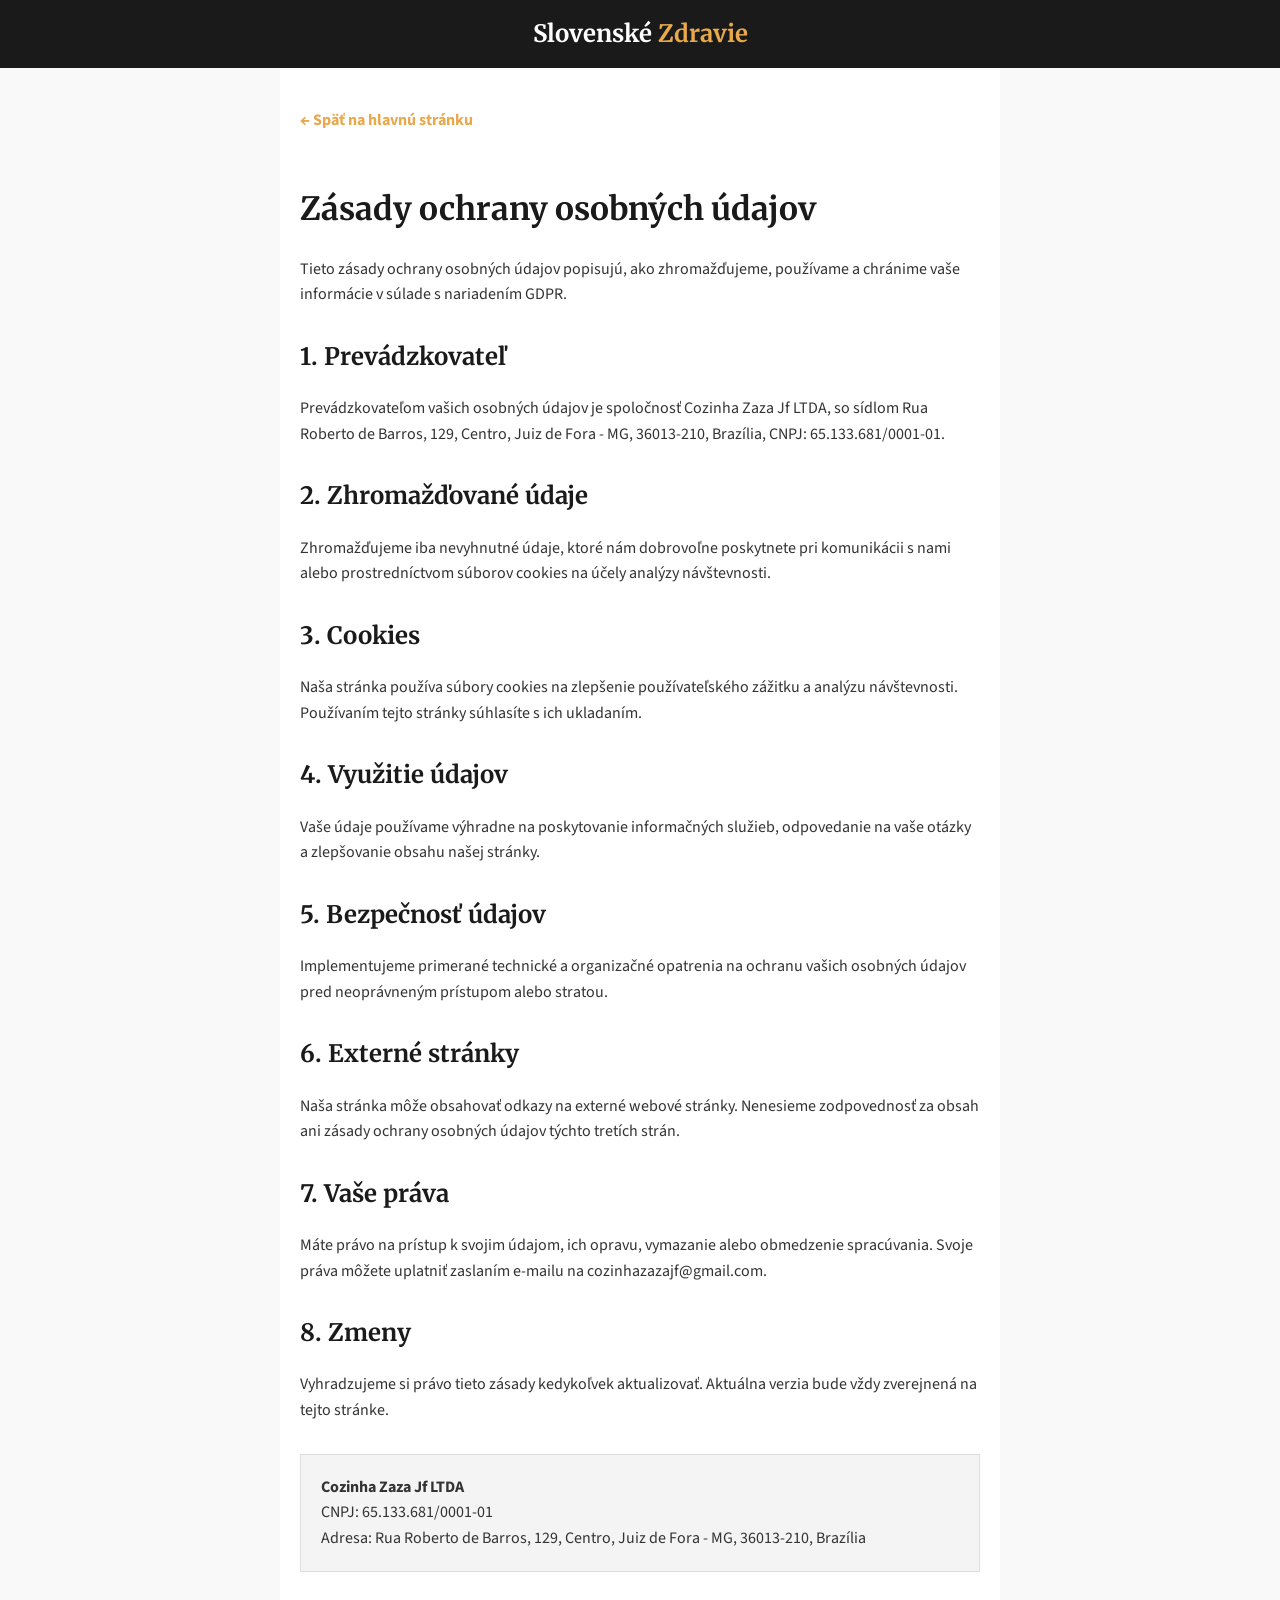
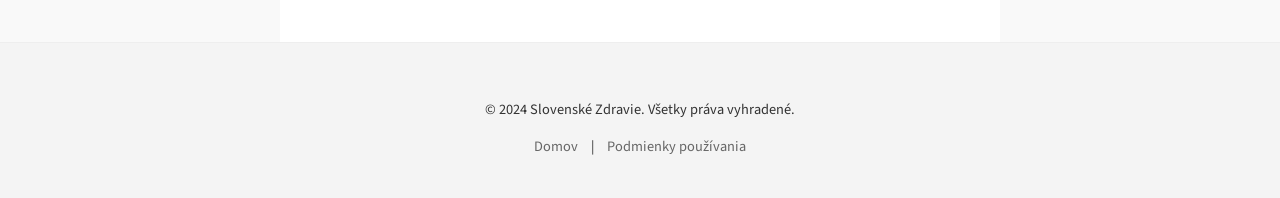
<file: presell_eslovaquia/privacy.html>
<!DOCTYPE html>
<html lang="sk">
<head>
    <meta charset="UTF-8">
    <meta name="viewport" content="width=device-width, initial-scale=1.0">
    <title>Zásady ochrany osobných údajov - Slovenské Zdravie</title>
    <link rel="preconnect" href="https://fonts.googleapis.com">
    <link rel="preconnect" href="https://fonts.gstatic.com" crossorigin>
    <link href="https://fonts.googleapis.com/css2?family=Merriweather:ital,wght@0,400;0,700;1,400&family=Source+Sans+3:wght@400;600&display=swap" rel="stylesheet">
    <style>
        :root {
            --primary-gold: #e8a84c;
            --dark-bg: #1a1a1a;
            --text-color: #333;
            --white: #ffffff;
        }
        body { font-family: 'Source Sans 3', sans-serif; line-height: 1.6; color: var(--text-color); background-color: #f9f9f9; margin: 0; }
        .container { max-width: 680px; margin: 0 auto; background: var(--white); padding: 40px 20px; }
        .topbar { background-color: var(--dark-bg); color: var(--white); padding: 15px 0; text-align: center; }
        .logo { font-family: 'Merriweather', serif; font-size: 1.5rem; font-weight: bold; }
        .logo span { color: var(--primary-gold); }
        h1, h2 { font-family: 'Merriweather', serif; color: var(--dark-bg); margin-top: 30px; }
        .back-link { display: inline-block; margin-bottom: 20px; color: var(--primary-gold); text-decoration: none; font-weight: bold; }
        .company-info-box { border: 1px solid #ddd; padding: 20px; margin: 30px 0; background: #f4f4f4; }
        footer { background-color: #f4f4f4; padding: 40px 20px; text-align: center; font-size: 0.9rem; border-top: 1px solid #eee; }
        .footer-links a { color: #666; margin: 0 10px; text-decoration: none; }
    </style>
</head>
<body>
    <div class="topbar">
        <div class="logo">Slovenské <span>Zdravie</span></div>
    </div>

    <div class="container">
        <a href="index.html" class="back-link">← Späť na hlavnú stránku</a>
        <h1>Zásady ochrany osobných údajov</h1>
        
        <p>Tieto zásady ochrany osobných údajov popisujú, ako zhromažďujeme, používame a chránime vaše informácie v súlade s nariadením GDPR.</p>

        <h2>1. Prevádzkovateľ</h2>
        <p>Prevádzkovateľom vašich osobných údajov je spoločnosť Cozinha Zaza Jf LTDA, so sídlom Rua Roberto de Barros, 129, Centro, Juiz de Fora - MG, 36013-210, Brazília, CNPJ: 65.133.681/0001-01.</p>

        <h2>2. Zhromažďované údaje</h2>
        <p>Zhromažďujeme iba nevyhnutné údaje, ktoré nám dobrovoľne poskytnete pri komunikácii s nami alebo prostredníctvom súborov cookies na účely analýzy návštevnosti.</p>

        <h2>3. Cookies</h2>
        <p>Naša stránka používa súbory cookies na zlepšenie používateľského zážitku a analýzu návštevnosti. Používaním tejto stránky súhlasíte s ich ukladaním.</p>

        <h2>4. Využitie údajov</h2>
        <p>Vaše údaje používame výhradne na poskytovanie informačných služieb, odpovedanie na vaše otázky a zlepšovanie obsahu našej stránky.</p>

        <h2>5. Bezpečnosť údajov</h2>
        <p>Implementujeme primerané technické a organizačné opatrenia na ochranu vašich osobných údajov pred neoprávneným prístupom alebo stratou.</p>

        <h2>6. Externé stránky</h2>
        <p>Naša stránka môže obsahovať odkazy na externé webové stránky. Nenesieme zodpovednosť za obsah ani zásady ochrany osobných údajov týchto tretích strán.</p>

        <h2>7. Vaše práva</h2>
        <p>Máte právo na prístup k svojim údajom, ich opravu, vymazanie alebo obmedzenie spracúvania. Svoje práva môžete uplatniť zaslaním e-mailu na cozinhazazajf@gmail.com.</p>

        <h2>8. Zmeny</h2>
        <p>Vyhradzujeme si právo tieto zásady kedykoľvek aktualizovať. Aktuálna verzia bude vždy zverejnená na tejto stránke.</p>

        <div class="company-info-box">
            <strong>Cozinha Zaza Jf LTDA</strong><br>
            CNPJ: 65.133.681/0001-01<br>
            Adresa: Rua Roberto de Barros, 129, Centro, Juiz de Fora - MG, 36013-210, Brazília
        </div>
    </div>

    <footer>
        <p>&copy; 2024 Slovenské Zdravie. Všetky práva vyhradené.</p>
        <div class="footer-links">
            <a href="index.html">Domov</a> | 
            <a href="terms.html">Podmienky používania</a>
        </div>
    </footer>
</body>
</html>
</file>
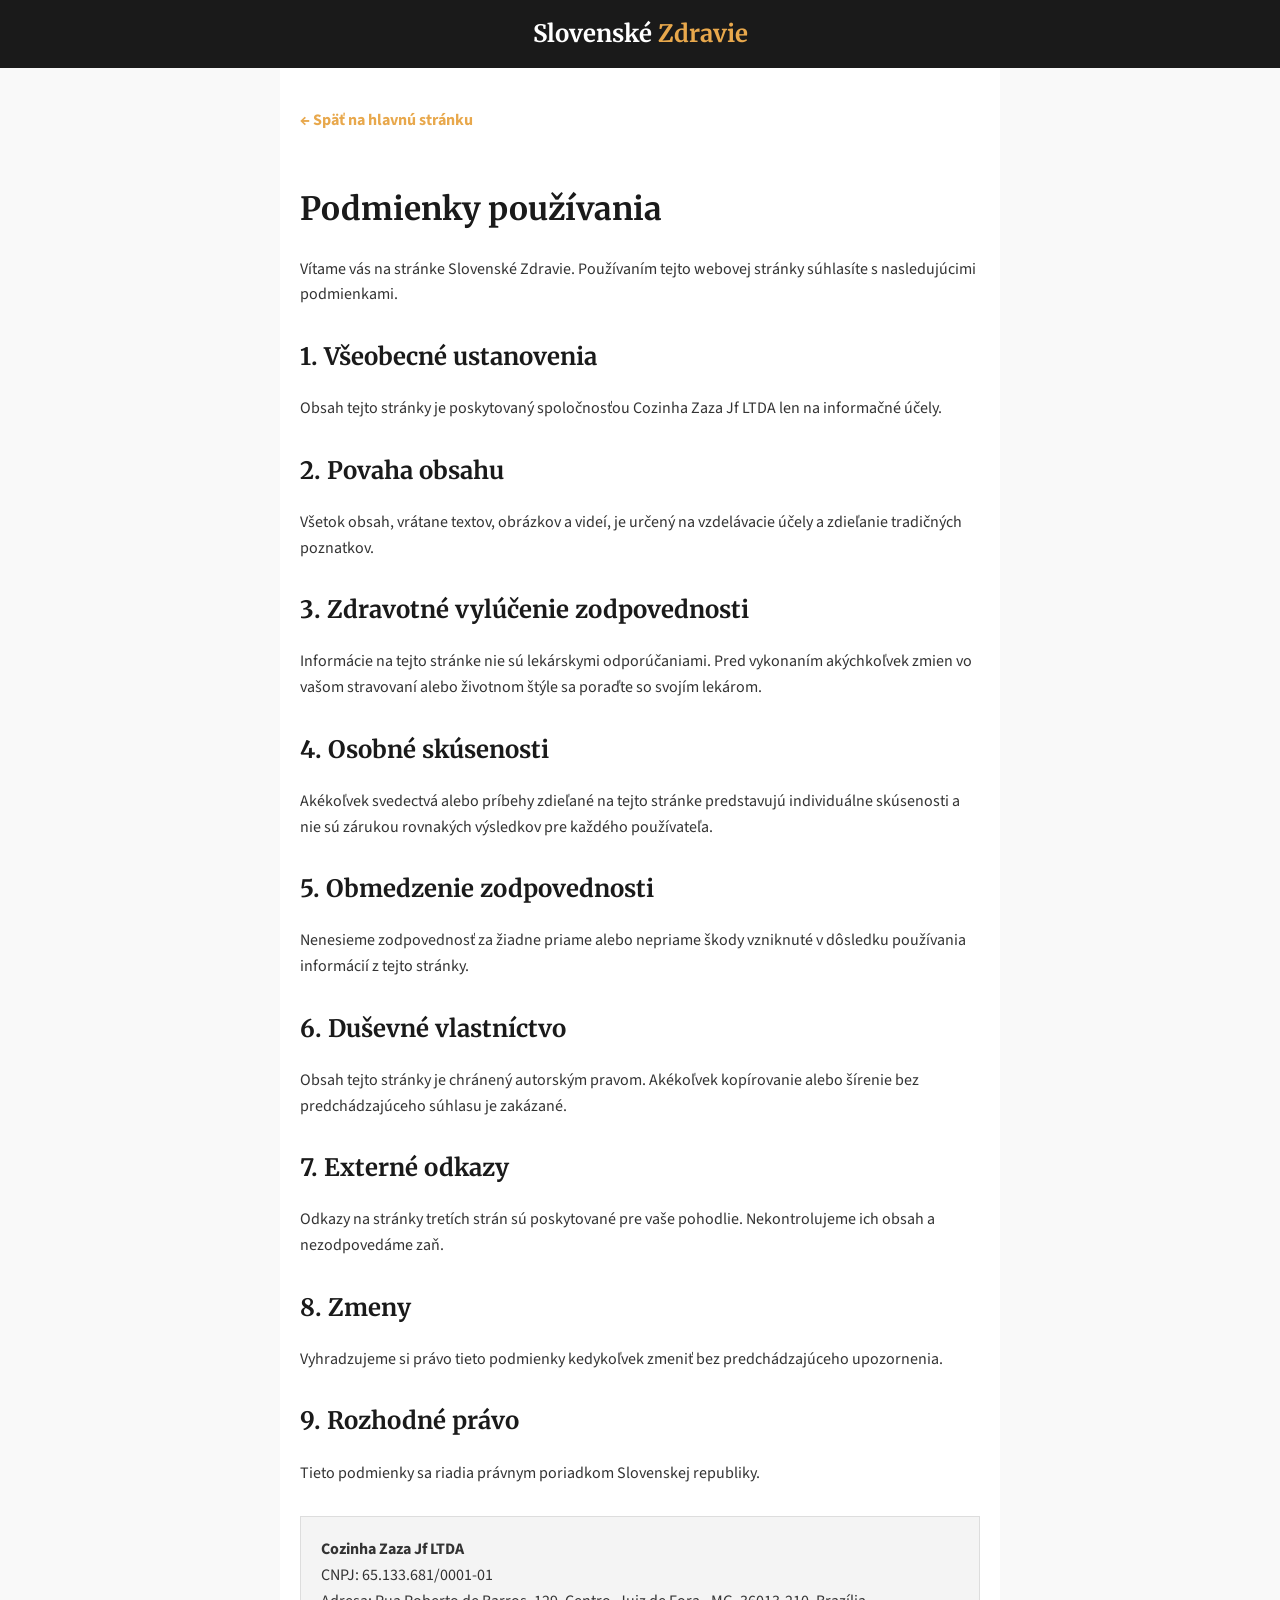
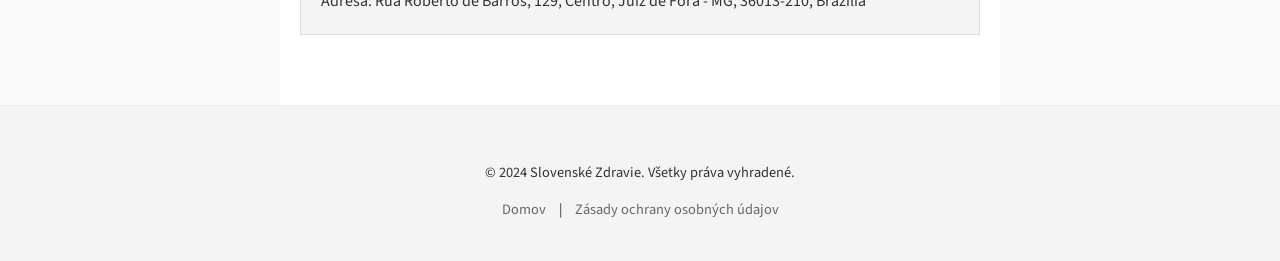
<file: presell_eslovaquia/terms.html>
<!DOCTYPE html>
<html lang="sk">
<head>
    <meta charset="UTF-8">
    <meta name="viewport" content="width=device-width, initial-scale=1.0">
    <title>Podmienky používania - Slovenské Zdravie</title>
    <link rel="preconnect" href="https://fonts.googleapis.com">
    <link rel="preconnect" href="https://fonts.gstatic.com" crossorigin>
    <link href="https://fonts.googleapis.com/css2?family=Merriweather:ital,wght@0,400;0,700;1,400&family=Source+Sans+3:wght@400;600&display=swap" rel="stylesheet">
    <style>
        :root {
            --primary-gold: #e8a84c;
            --dark-bg: #1a1a1a;
            --text-color: #333;
            --white: #ffffff;
        }
        body { font-family: 'Source Sans 3', sans-serif; line-height: 1.6; color: var(--text-color); background-color: #f9f9f9; margin: 0; }
        .container { max-width: 680px; margin: 0 auto; background: var(--white); padding: 40px 20px; }
        .topbar { background-color: var(--dark-bg); color: var(--white); padding: 15px 0; text-align: center; }
        .logo { font-family: 'Merriweather', serif; font-size: 1.5rem; font-weight: bold; }
        .logo span { color: var(--primary-gold); }
        h1, h2 { font-family: 'Merriweather', serif; color: var(--dark-bg); margin-top: 30px; }
        .back-link { display: inline-block; margin-bottom: 20px; color: var(--primary-gold); text-decoration: none; font-weight: bold; }
        .company-info-box { border: 1px solid #ddd; padding: 20px; margin: 30px 0; background: #f4f4f4; }
        footer { background-color: #f4f4f4; padding: 40px 20px; text-align: center; font-size: 0.9rem; border-top: 1px solid #eee; }
        .footer-links a { color: #666; margin: 0 10px; text-decoration: none; }
    </style>
</head>
<body>
    <div class="topbar">
        <div class="logo">Slovenské <span>Zdravie</span></div>
    </div>

    <div class="container">
        <a href="index.html" class="back-link">← Späť na hlavnú stránku</a>
        <h1>Podmienky používania</h1>
        
        <p>Vítame vás na stránke Slovenské Zdravie. Používaním tejto webovej stránky súhlasíte s nasledujúcimi podmienkami.</p>

        <h2>1. Všeobecné ustanovenia</h2>
        <p>Obsah tejto stránky je poskytovaný spoločnosťou Cozinha Zaza Jf LTDA len na informačné účely.</p>

        <h2>2. Povaha obsahu</h2>
        <p>Všetok obsah, vrátane textov, obrázkov a videí, je určený na vzdelávacie účely a zdieľanie tradičných poznatkov.</p>

        <h2>3. Zdravotné vylúčenie zodpovednosti</h2>
        <p>Informácie na tejto stránke nie sú lekárskymi odporúčaniami. Pred vykonaním akýchkoľvek zmien vo vašom stravovaní alebo životnom štýle sa poraďte so svojím lekárom.</p>

        <h2>4. Osobné skúsenosti</h2>
        <p>Akékoľvek svedectvá alebo príbehy zdieľané na tejto stránke predstavujú individuálne skúsenosti a nie sú zárukou rovnakých výsledkov pre každého používateľa.</p>

        <h2>5. Obmedzenie zodpovednosti</h2>
        <p>Nenesieme zodpovednosť za žiadne priame alebo nepriame škody vzniknuté v dôsledku používania informácií z tejto stránky.</p>

        <h2>6. Duševné vlastníctvo</h2>
        <p>Obsah tejto stránky je chránený autorským pravom. Akékoľvek kopírovanie alebo šírenie bez predchádzajúceho súhlasu je zakázané.</p>

        <h2>7. Externé odkazy</h2>
        <p>Odkazy na stránky tretích strán sú poskytované pre vaše pohodlie. Nekontrolujeme ich obsah a nezodpovedáme zaň.</p>

        <h2>8. Zmeny</h2>
        <p>Vyhradzujeme si právo tieto podmienky kedykoľvek zmeniť bez predchádzajúceho upozornenia.</p>

        <h2>9. Rozhodné právo</h2>
        <p>Tieto podmienky sa riadia právnym poriadkom Slovenskej republiky.</p>

        <div class="company-info-box">
            <strong>Cozinha Zaza Jf LTDA</strong><br>
            CNPJ: 65.133.681/0001-01<br>
            Adresa: Rua Roberto de Barros, 129, Centro, Juiz de Fora - MG, 36013-210, Brazília
        </div>
    </div>

    <footer>
        <p>&copy; 2024 Slovenské Zdravie. Všetky práva vyhradené.</p>
        <div class="footer-links">
            <a href="index.html">Domov</a> | 
            <a href="privacy.html">Zásady ochrany osobných údajov</a>
        </div>
    </footer>
</body>
</html>
</file>
